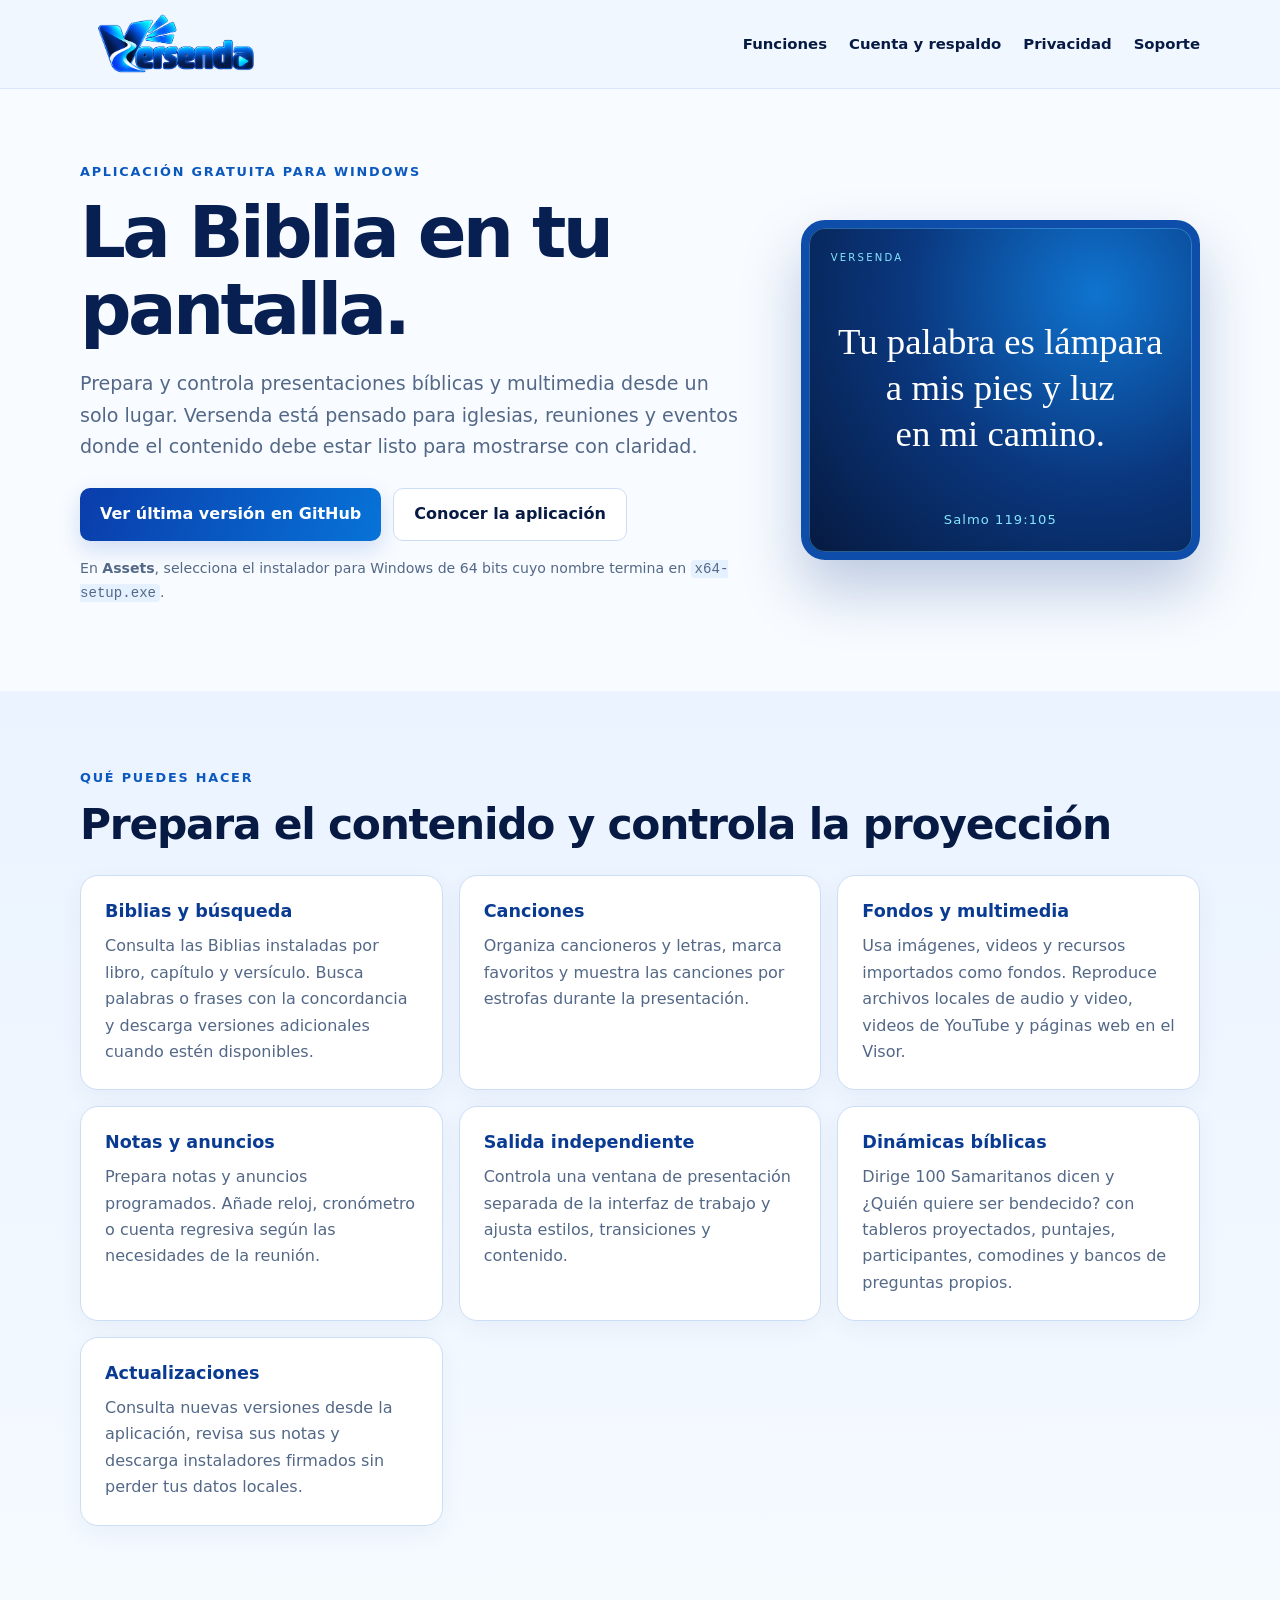
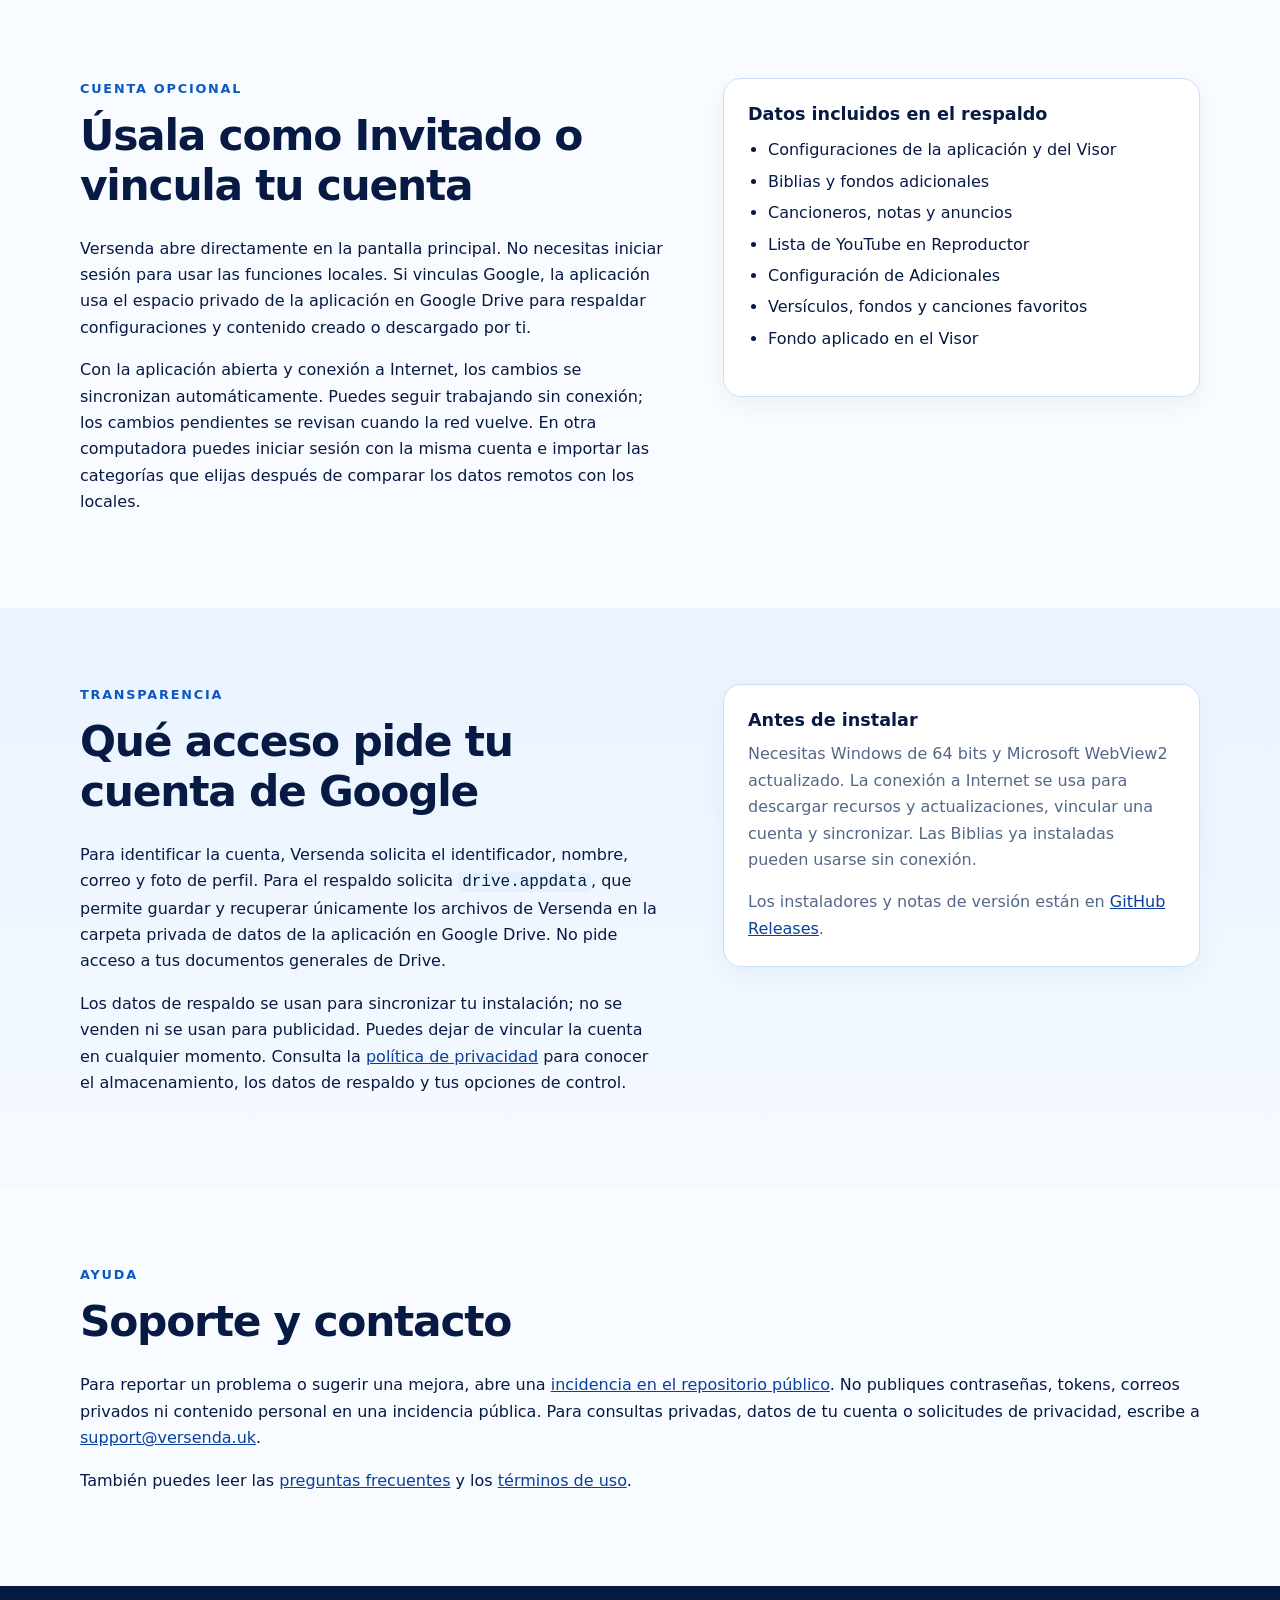
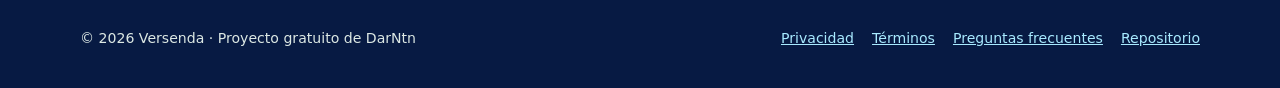
<file: index.html>
﻿<!doctype html>
<html lang="es">
  <head>
    <meta charset="utf-8" />
    <meta name="viewport" content="width=device-width, initial-scale=1" />
    <meta
      name="description"
      content="Versenda es una aplicación gratuita de escritorio para preparar y proyectar Biblias, canciones y contenido multimedia en iglesias y reuniones."
    />
    <meta name="theme-color" content="#071a43" />
    <title>Versenda — La Biblia en tu pantalla</title>
    <link rel="icon" href="assets/versenda-icon.png" />
    <link rel="stylesheet" href="styles.css" />
    <link rel="stylesheet" href="brand.css" />
  </head>
  <body>
    <a class="skip-link" href="#contenido">Saltar al contenido</a>
    <header class="site-header">
      <nav class="container nav" aria-label="Navegación principal">
        <a class="brand" href="./" aria-label="Versenda, inicio"
          ><img
            src="assets/versenda-logo.png"
            width="180"
            height="60"
            alt="Versenda"
        /></a>
        <div class="nav-links">
          <a href="#funciones">Funciones</a
          ><a href="#cuenta">Cuenta y respaldo</a
          ><a href="privacidad.html">Privacidad</a
          ><a href="#soporte">Soporte</a>
        </div>
      </nav>
    </header>
    <main id="contenido">
      <section class="hero container">
        <div>
          <p class="eyebrow">Aplicación gratuita para Windows</p>
          <h1>La Biblia en tu pantalla.</h1>
          <p class="lead">
            Prepara y controla presentaciones bíblicas y multimedia desde un
            solo lugar. Versenda está pensado para iglesias, reuniones y eventos
            donde el contenido debe estar listo para mostrarse con claridad.
          </p>
          <div class="actions">
            <a
              class="button button-primary"
              href="https://github.com/DarNtn/versenda-releases/releases/latest"
              >Ver última versión en GitHub</a
            ><a class="button button-secondary" href="#funciones"
              >Conocer la aplicación</a
            >
          </div>
          <p class="micro">
            En <strong>Assets</strong>, selecciona el instalador para Windows de
            64 bits cuyo nombre termina en <code>x64-setup.exe</code>.
          </p>
        </div>
        <div class="hero-art" aria-hidden="true">
          <span class="screen-top">VERSENDA</span
          ><span class="verse"
            >Tu palabra es lámpara<br />
            a mis pies y luz<br />
            en mi camino.</span
          ><span class="screen-bottom">Salmo 119:105</span>
        </div>
      </section>
      <section class="band" id="funciones">
        <div class="container section-space">
          <p class="eyebrow">Qué puedes hacer</p>
          <h2>Prepara el contenido y controla la proyección</h2>
          <div class="grid">
            <article class="card">
              <h3>Biblias y búsqueda</h3>
              <p>
                Consulta las Biblias instaladas por libro, capítulo y versículo.
                Busca palabras o frases con la concordancia y descarga versiones
                adicionales cuando estén disponibles.
              </p>
            </article>
            <article class="card">
              <h3>Canciones</h3>
              <p>
                Organiza cancioneros y letras, marca favoritos y muestra las
                canciones por estrofas durante la presentación.
              </p>
            </article>
            <article class="card">
              <h3>Fondos y multimedia</h3>
              <p>
                Usa imágenes, videos y recursos importados como fondos.
                Reproduce archivos locales de audio y video, videos de YouTube y
                páginas web en el Visor.
              </p>
            </article>
            <article class="card">
              <h3>Notas y anuncios</h3>
              <p>
                Prepara notas y anuncios programados. Añade reloj, cronómetro o
                cuenta regresiva según las necesidades de la reunión.
              </p>
            </article>
            <article class="card">
              <h3>Salida independiente</h3>
              <p>
                Controla una ventana de presentación separada de la interfaz de
                trabajo y ajusta estilos, transiciones y contenido.
              </p>
            </article>
            <article class="card">
              <h3>Dinámicas bíblicas</h3>
              <p>
                Dirige 100 Samaritanos dicen y ¿Quién quiere ser bendecido? con
                tableros proyectados, puntajes, participantes, comodines y
                bancos de preguntas propios.
              </p>
            </article>
            <article class="card">
              <h3>Actualizaciones</h3>
              <p>
                Consulta nuevas versiones desde la aplicación, revisa sus notas
                y descarga instaladores firmados sin perder tus datos locales.
              </p>
            </article>
          </div>
        </div>
      </section>
      <section class="container section-space" id="cuenta">
        <div class="split">
          <div>
            <p class="eyebrow">Cuenta opcional</p>
            <h2>Úsala como Invitado o vincula tu cuenta</h2>
            <p>
              Versenda abre directamente en la pantalla principal. No necesitas
              iniciar sesión para usar las funciones locales. Si vinculas
              Google, la aplicación usa el espacio privado de la aplicación en
              Google Drive para respaldar configuraciones y contenido creado o
              descargado por ti.
            </p>
            <p>
              Con la aplicación abierta y conexión a Internet, los cambios se
              sincronizan automáticamente. Puedes seguir trabajando sin
              conexión; los cambios pendientes se revisan cuando la red vuelve.
              En otra computadora puedes iniciar sesión con la misma cuenta e
              importar las categorías que elijas después de comparar los datos
              remotos con los locales.
            </p>
          </div>
          <div class="info-panel">
            <h3>Datos incluidos en el respaldo</h3>
            <ul>
              <li>Configuraciones de la aplicación y del Visor</li>
              <li>Biblias y fondos adicionales</li>
              <li>Cancioneros, notas y anuncios</li>
              <li>Lista de YouTube en Reproductor</li>
              <li>Configuración de Adicionales</li>
              <li>Versículos, fondos y canciones favoritos</li>
              <li>Fondo aplicado en el Visor</li>
            </ul>
          </div>
        </div>
      </section>
      <section class="band">
        <div class="container section-space split">
          <div>
            <p class="eyebrow">Transparencia</p>
            <h2>Qué acceso pide tu cuenta de Google</h2>
            <p>
              Para identificar la cuenta, Versenda solicita el identificador,
              nombre, correo y foto de perfil. Para el respaldo solicita
              <code>drive.appdata</code>, que permite guardar y recuperar
              únicamente los archivos de Versenda en la carpeta privada de datos
              de la aplicación en Google Drive. No pide acceso a tus documentos
              generales de Drive.
            </p>
            <p>
              Los datos de respaldo se usan para sincronizar tu instalación; no
              se venden ni se usan para publicidad. Puedes dejar de vincular la
              cuenta en cualquier momento. Consulta la
              <a href="privacidad.html">política de privacidad</a> para conocer
              el almacenamiento, los datos de respaldo y tus opciones de
              control.
            </p>
          </div>
          <div class="info-panel">
            <h3>Antes de instalar</h3>
            <p>
              Necesitas Windows de 64 bits y Microsoft WebView2 actualizado. La
              conexión a Internet se usa para descargar recursos y
              actualizaciones, vincular una cuenta y sincronizar. Las Biblias ya
              instaladas pueden usarse sin conexión.
            </p>
            <p>
              Los instaladores y notas de versión están en
              <a href="https://github.com/DarNtn/versenda-releases/releases"
                >GitHub Releases</a
              >.
            </p>
          </div>
        </div>
      </section>
      <section class="container section-space" id="soporte">
        <p class="eyebrow">Ayuda</p>
        <h2>Soporte y contacto</h2>
        <p>
          Para reportar un problema o sugerir una mejora, abre una
          <a href="https://github.com/DarNtn/versenda-releases/issues"
            >incidencia en el repositorio público</a
          >. No publiques contraseñas, tokens, correos privados ni contenido
          personal en una incidencia pública. Para consultas privadas, datos de
          tu cuenta o solicitudes de privacidad, escribe a
          <a href="mailto:support@versenda.uk">support@versenda.uk</a>.
        </p>
        <p>
          También puedes leer las
          <a href="preguntas-frecuentes.html">preguntas frecuentes</a> y los
          <a href="terminos.html">términos de uso</a>.
        </p>
      </section>
    </main>
    <footer class="site-footer">
      <div class="container footer-inner">
        <span>© 2026 Versenda · Proyecto gratuito de DarNtn</span>
        <div>
          <a href="privacidad.html">Privacidad</a
          ><a href="terminos.html">Términos</a
          ><a href="preguntas-frecuentes.html">Preguntas frecuentes</a
          ><a href="https://github.com/DarNtn/versenda-releases">Repositorio</a>
        </div>
      </div>
    </footer>
  </body>
</html>
</file>
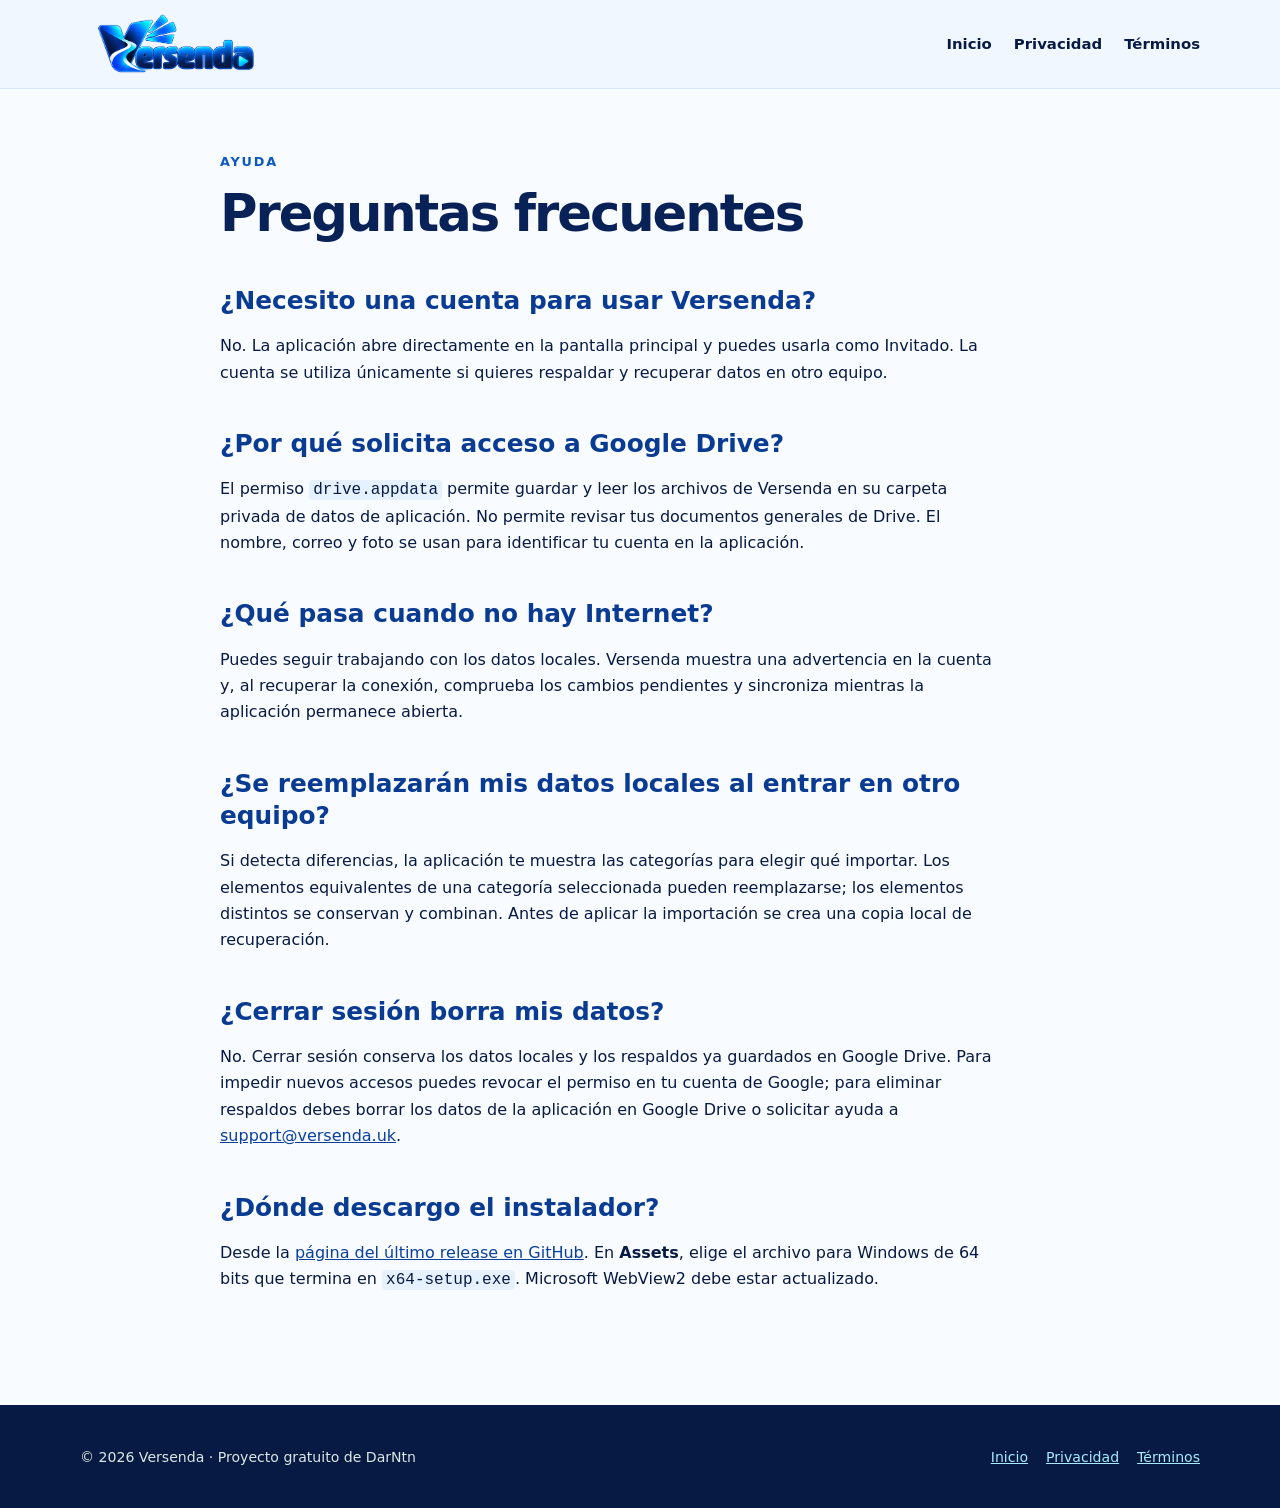
<file: preguntas-frecuentes.html>
﻿<!doctype html>
<html lang="es">
  <head>
    <meta charset="utf-8" />
    <meta name="viewport" content="width=device-width, initial-scale=1" />
    <meta
      name="description"
      content="Respuestas sobre instalación, cuenta opcional, permisos de Google, sincronización y privacidad de Versenda."
    />
    <meta name="theme-color" content="#071a43" />
    <title>Preguntas frecuentes — Versenda</title>
    <link rel="icon" href="assets/versenda-icon.png" />
    <link rel="stylesheet" href="styles.css" />
    <link rel="stylesheet" href="brand.css" />
  </head>
  <body>
    <a class="skip-link" href="#contenido">Saltar al contenido</a>
    <header class="site-header">
      <nav class="container nav" aria-label="Navegación principal">
        <a class="brand" href="./"
          ><img
            src="assets/versenda-logo.png"
            width="180"
            height="60"
            alt="Versenda"
        /></a>
        <div class="nav-links">
          <a href="./">Inicio</a><a href="privacidad.html">Privacidad</a
          ><a href="terminos.html">Términos</a>
        </div>
      </nav>
    </header>
    <main id="contenido" class="container article">
      <p class="eyebrow">Ayuda</p>
      <h1>Preguntas frecuentes</h1>
      <h2>¿Necesito una cuenta para usar Versenda?</h2>
      <p>
        No. La aplicación abre directamente en la pantalla principal y puedes
        usarla como Invitado. La cuenta se utiliza únicamente si quieres
        respaldar y recuperar datos en otro equipo.
      </p>
      <h2>¿Por qué solicita acceso a Google Drive?</h2>
      <p>
        El permiso <code>drive.appdata</code> permite guardar y leer los
        archivos de Versenda en su carpeta privada de datos de aplicación. No
        permite revisar tus documentos generales de Drive. El nombre, correo y
        foto se usan para identificar tu cuenta en la aplicación.
      </p>
      <h2>¿Qué pasa cuando no hay Internet?</h2>
      <p>
        Puedes seguir trabajando con los datos locales. Versenda muestra una
        advertencia en la cuenta y, al recuperar la conexión, comprueba los
        cambios pendientes y sincroniza mientras la aplicación permanece
        abierta.
      </p>
      <h2>¿Se reemplazarán mis datos locales al entrar en otro equipo?</h2>
      <p>
        Si detecta diferencias, la aplicación te muestra las categorías para
        elegir qué importar. Los elementos equivalentes de una categoría
        seleccionada pueden reemplazarse; los elementos distintos se conservan y
        combinan. Antes de aplicar la importación se crea una copia local de
        recuperación.
      </p>
      <h2>¿Cerrar sesión borra mis datos?</h2>
      <p>
        No. Cerrar sesión conserva los datos locales y los respaldos ya
        guardados en Google Drive. Para impedir nuevos accesos puedes revocar el
        permiso en tu cuenta de Google; para eliminar respaldos debes borrar los
        datos de la aplicación en Google Drive o solicitar ayuda a
        <a href="mailto:support@versenda.uk">support@versenda.uk</a>.
      </p>
      <h2>¿Dónde descargo el instalador?</h2>
      <p>
        Desde la
        <a href="https://github.com/DarNtn/versenda-releases/releases/latest"
          >página del último release en GitHub</a
        >. En <strong>Assets</strong>, elige el archivo para Windows de 64 bits
        que termina en <code>x64-setup.exe</code>. Microsoft WebView2 debe estar
        actualizado.
      </p>
    </main>
    <footer class="site-footer">
      <div class="container footer-inner">
        <span>© 2026 Versenda · Proyecto gratuito de DarNtn</span>
        <div>
          <a href="./">Inicio</a><a href="privacidad.html">Privacidad</a
          ><a href="terminos.html">Términos</a>
        </div>
      </div>
    </footer>
  </body>
</html>
</file>
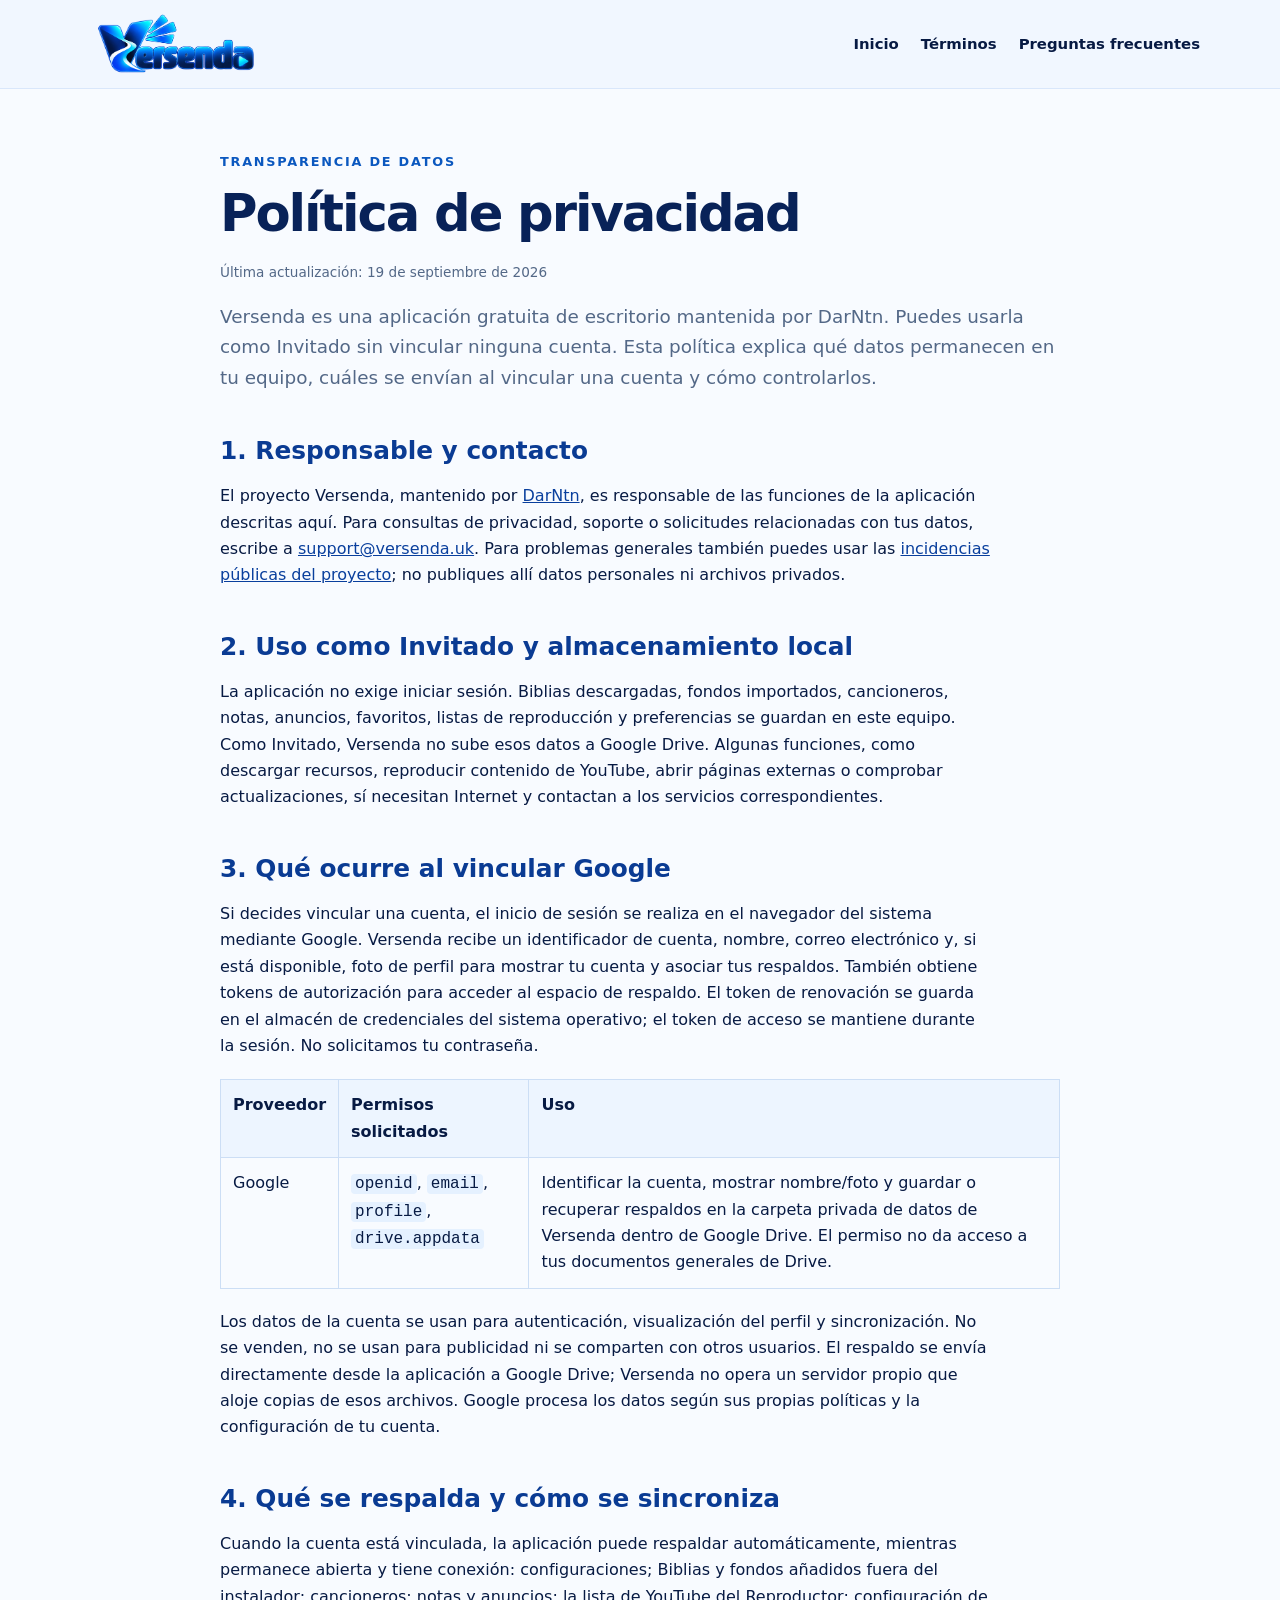
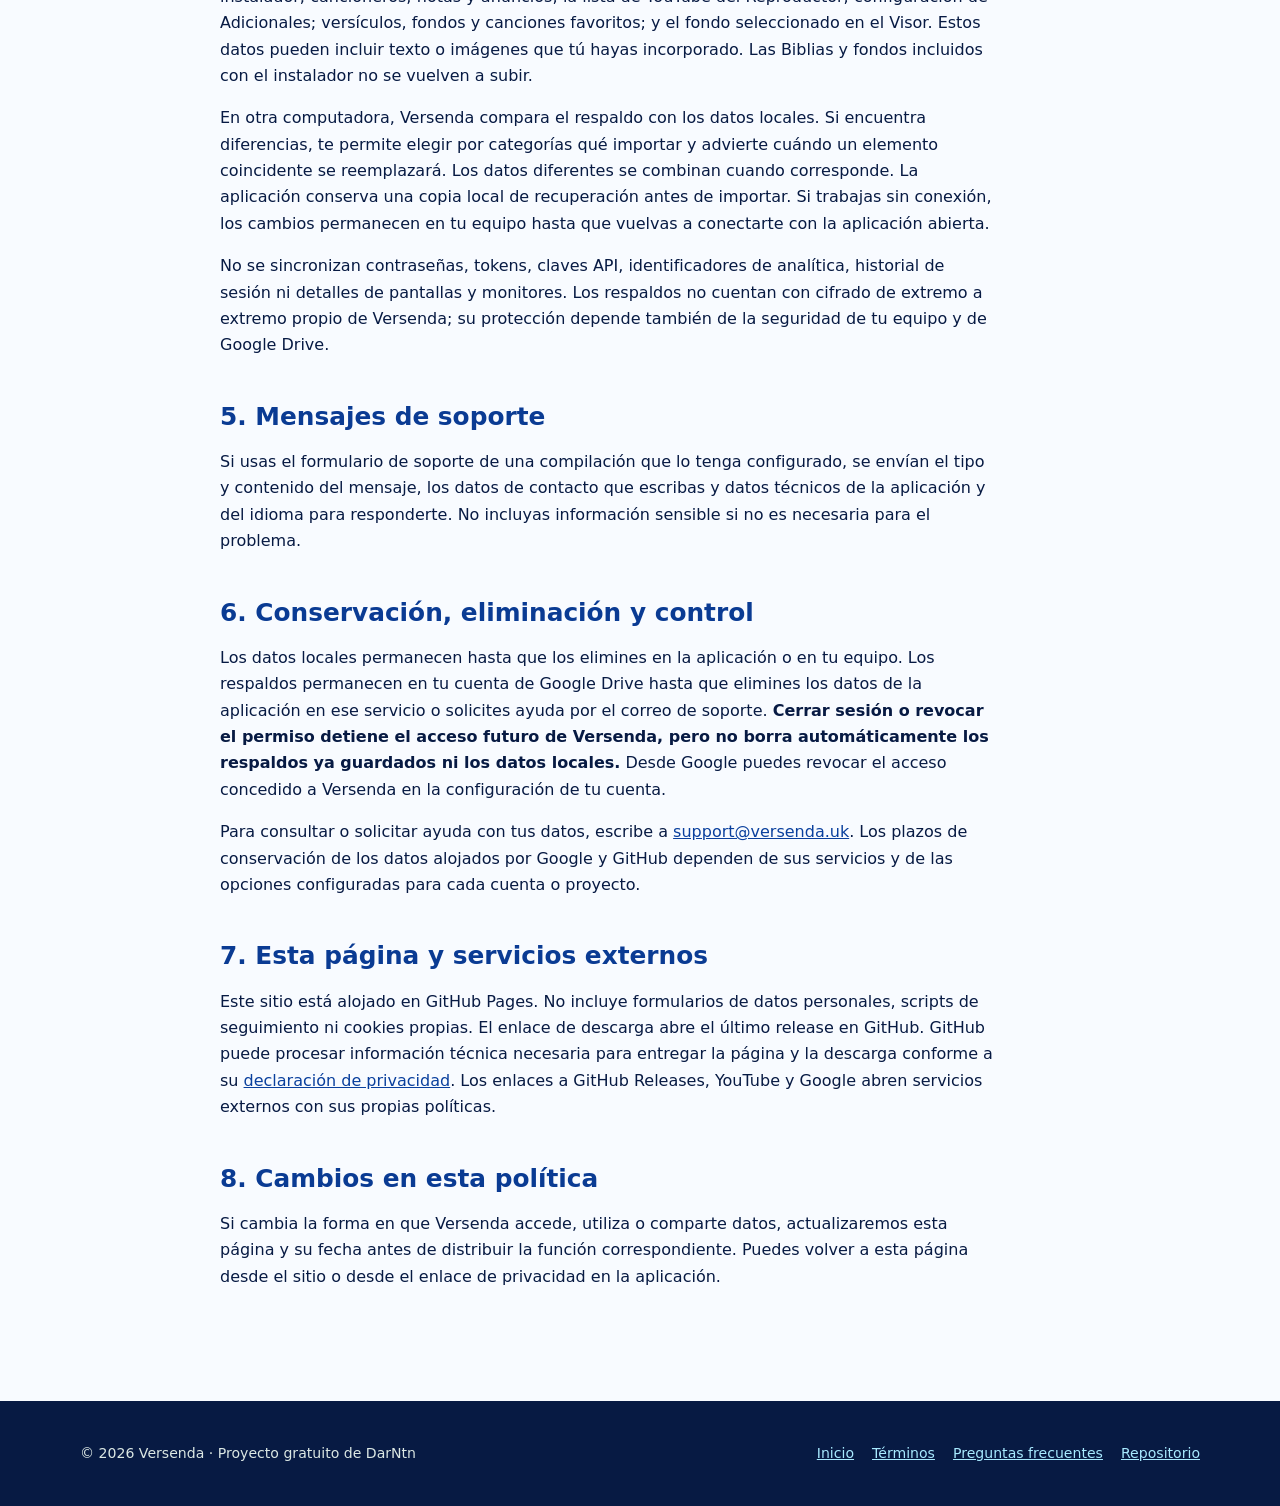
<file: privacidad.html>
﻿<!doctype html>
<html lang="es">
  <head>
    <meta charset="utf-8" />
    <meta name="viewport" content="width=device-width, initial-scale=1" />
    <meta
      name="description"
      content="Política de privacidad de Versenda: datos locales, cuenta Google, respaldos y control de datos."
    />
    <meta name="theme-color" content="#071a43" />
    <title>Política de privacidad — Versenda</title>
    <link rel="icon" href="assets/versenda-icon.png" />
    <link rel="stylesheet" href="styles.css" />
    <link rel="stylesheet" href="brand.css" />
  </head>
  <body>
    <a class="skip-link" href="#contenido">Saltar al contenido</a>
    <header class="site-header">
      <nav class="container nav" aria-label="Navegación principal">
        <a class="brand" href="./"
          ><img
            src="assets/versenda-logo.png"
            width="180"
            height="60"
            alt="Versenda"
        /></a>
        <div class="nav-links">
          <a href="./">Inicio</a><a href="terminos.html">Términos</a
          ><a href="preguntas-frecuentes.html">Preguntas frecuentes</a>
        </div>
      </nav>
    </header>
    <main id="contenido" class="container article">
      <p class="eyebrow">Transparencia de datos</p>
      <h1>Política de privacidad</h1>
      <p class="updated">Última actualización: 19 de septiembre de 2026</p>
      <p class="intro">
        Versenda es una aplicación gratuita de escritorio mantenida por DarNtn.
        Puedes usarla como Invitado sin vincular ninguna cuenta. Esta política
        explica qué datos permanecen en tu equipo, cuáles se envían al vincular
        una cuenta y cómo controlarlos.
      </p>

      <h2>1. Responsable y contacto</h2>
      <p>
        El proyecto Versenda, mantenido por
        <a href="https://github.com/DarNtn">DarNtn</a>, es responsable de las
        funciones de la aplicación descritas aquí. Para consultas de privacidad,
        soporte o solicitudes relacionadas con tus datos, escribe a
        <a href="mailto:support@versenda.uk">support@versenda.uk</a>. Para
        problemas generales también puedes usar las
        <a href="https://github.com/DarNtn/versenda-releases/issues"
          >incidencias públicas del proyecto</a
        >; no publiques allí datos personales ni archivos privados.
      </p>

      <h2>2. Uso como Invitado y almacenamiento local</h2>
      <p>
        La aplicación no exige iniciar sesión. Biblias descargadas, fondos
        importados, cancioneros, notas, anuncios, favoritos, listas de
        reproducción y preferencias se guardan en este equipo. Como Invitado,
        Versenda no sube esos datos a Google Drive. Algunas funciones, como
        descargar recursos, reproducir contenido de YouTube, abrir páginas
        externas o comprobar actualizaciones, sí necesitan Internet y contactan
        a los servicios correspondientes.
      </p>

      <h2>3. Qué ocurre al vincular Google</h2>
      <p>
        Si decides vincular una cuenta, el inicio de sesión se realiza en el
        navegador del sistema mediante Google. Versenda recibe un identificador
        de cuenta, nombre, correo electrónico y, si está disponible, foto de
        perfil para mostrar tu cuenta y asociar tus respaldos. También obtiene
        tokens de autorización para acceder al espacio de respaldo. El token de
        renovación se guarda en el almacén de credenciales del sistema
        operativo; el token de acceso se mantiene durante la sesión. No
        solicitamos tu contraseña.
      </p>
      <table>
        <thead>
          <tr>
            <th>Proveedor</th>
            <th>Permisos solicitados</th>
            <th>Uso</th>
          </tr>
        </thead>
        <tbody>
          <tr>
            <td>Google</td>
            <td>
              <code>openid</code>, <code>email</code>, <code>profile</code>,
              <code>drive.appdata</code>
            </td>
            <td>
              Identificar la cuenta, mostrar nombre/foto y guardar o recuperar
              respaldos en la carpeta privada de datos de Versenda dentro de
              Google Drive. El permiso no da acceso a tus documentos generales
              de Drive.
            </td>
          </tr>
        </tbody>
      </table>
      <p>
        Los datos de la cuenta se usan para autenticación, visualización del
        perfil y sincronización. No se venden, no se usan para publicidad ni se
        comparten con otros usuarios. El respaldo se envía directamente desde la
        aplicación a Google Drive; Versenda no opera un servidor propio que
        aloje copias de esos archivos. Google procesa los datos según sus
        propias políticas y la configuración de tu cuenta.
      </p>

      <h2>4. Qué se respalda y cómo se sincroniza</h2>
      <p>
        Cuando la cuenta está vinculada, la aplicación puede respaldar
        automáticamente, mientras permanece abierta y tiene conexión:
        configuraciones; Biblias y fondos añadidos fuera del instalador;
        cancioneros; notas y anuncios; la lista de YouTube del Reproductor;
        configuración de Adicionales; versículos, fondos y canciones favoritos;
        y el fondo seleccionado en el Visor. Estos datos pueden incluir texto o
        imágenes que tú hayas incorporado. Las Biblias y fondos incluidos con el
        instalador no se vuelven a subir.
      </p>
      <p>
        En otra computadora, Versenda compara el respaldo con los datos locales.
        Si encuentra diferencias, te permite elegir por categorías qué importar
        y advierte cuándo un elemento coincidente se reemplazará. Los datos
        diferentes se combinan cuando corresponde. La aplicación conserva una
        copia local de recuperación antes de importar. Si trabajas sin conexión,
        los cambios permanecen en tu equipo hasta que vuelvas a conectarte con
        la aplicación abierta.
      </p>
      <p>
        No se sincronizan contraseñas, tokens, claves API, identificadores de
        analítica, historial de sesión ni detalles de pantallas y monitores. Los
        respaldos no cuentan con cifrado de extremo a extremo propio de
        Versenda; su protección depende también de la seguridad de tu equipo y
        de Google Drive.
      </p>

      <h2>5. Mensajes de soporte</h2>
      <p>
        Si usas el formulario de soporte de una compilación que lo tenga
        configurado, se envían el tipo y contenido del mensaje, los datos de
        contacto que escribas y datos técnicos de la aplicación y del idioma
        para responderte. No incluyas información sensible si no es necesaria
        para el problema.
      </p>

      <h2>6. Conservación, eliminación y control</h2>
      <p>
        Los datos locales permanecen hasta que los elimines en la aplicación o
        en tu equipo. Los respaldos permanecen en tu cuenta de Google Drive
        hasta que elimines los datos de la aplicación en ese servicio o
        solicites ayuda por el correo de soporte.
        <strong
          >Cerrar sesión o revocar el permiso detiene el acceso futuro de
          Versenda, pero no borra automáticamente los respaldos ya guardados ni
          los datos locales.</strong
        >
        Desde Google puedes revocar el acceso concedido a Versenda en la
        configuración de tu cuenta.
      </p>
      <p>
        Para consultar o solicitar ayuda con tus datos, escribe a
        <a href="mailto:support@versenda.uk">support@versenda.uk</a>. Los plazos
        de conservación de los datos alojados por Google y GitHub dependen de
        sus servicios y de las opciones configuradas para cada cuenta o
        proyecto.
      </p>

      <h2>7. Esta página y servicios externos</h2>
      <p>
        Este sitio está alojado en GitHub Pages. No incluye formularios de datos
        personales, scripts de seguimiento ni cookies propias. El enlace de
        descarga abre el último release en GitHub. GitHub puede procesar
        información técnica necesaria para entregar la página y la descarga
        conforme a su
        <a
          href="https://docs.github.com/en/site-policy/privacy-policies/github-general-privacy-statement"
          >declaración de privacidad</a
        >. Los enlaces a GitHub Releases, YouTube y Google abren servicios
        externos con sus propias políticas.
      </p>

      <h2>8. Cambios en esta política</h2>
      <p>
        Si cambia la forma en que Versenda accede, utiliza o comparte datos,
        actualizaremos esta página y su fecha antes de distribuir la función
        correspondiente. Puedes volver a esta página desde el sitio o desde el
        enlace de privacidad en la aplicación.
      </p>
    </main>
    <footer class="site-footer">
      <div class="container footer-inner">
        <span>© 2026 Versenda · Proyecto gratuito de DarNtn</span>
        <div>
          <a href="./">Inicio</a><a href="terminos.html">Términos</a
          ><a href="preguntas-frecuentes.html">Preguntas frecuentes</a
          ><a href="https://github.com/DarNtn/versenda-releases">Repositorio</a>
        </div>
      </div>
    </footer>
  </body>
</html>
</file>
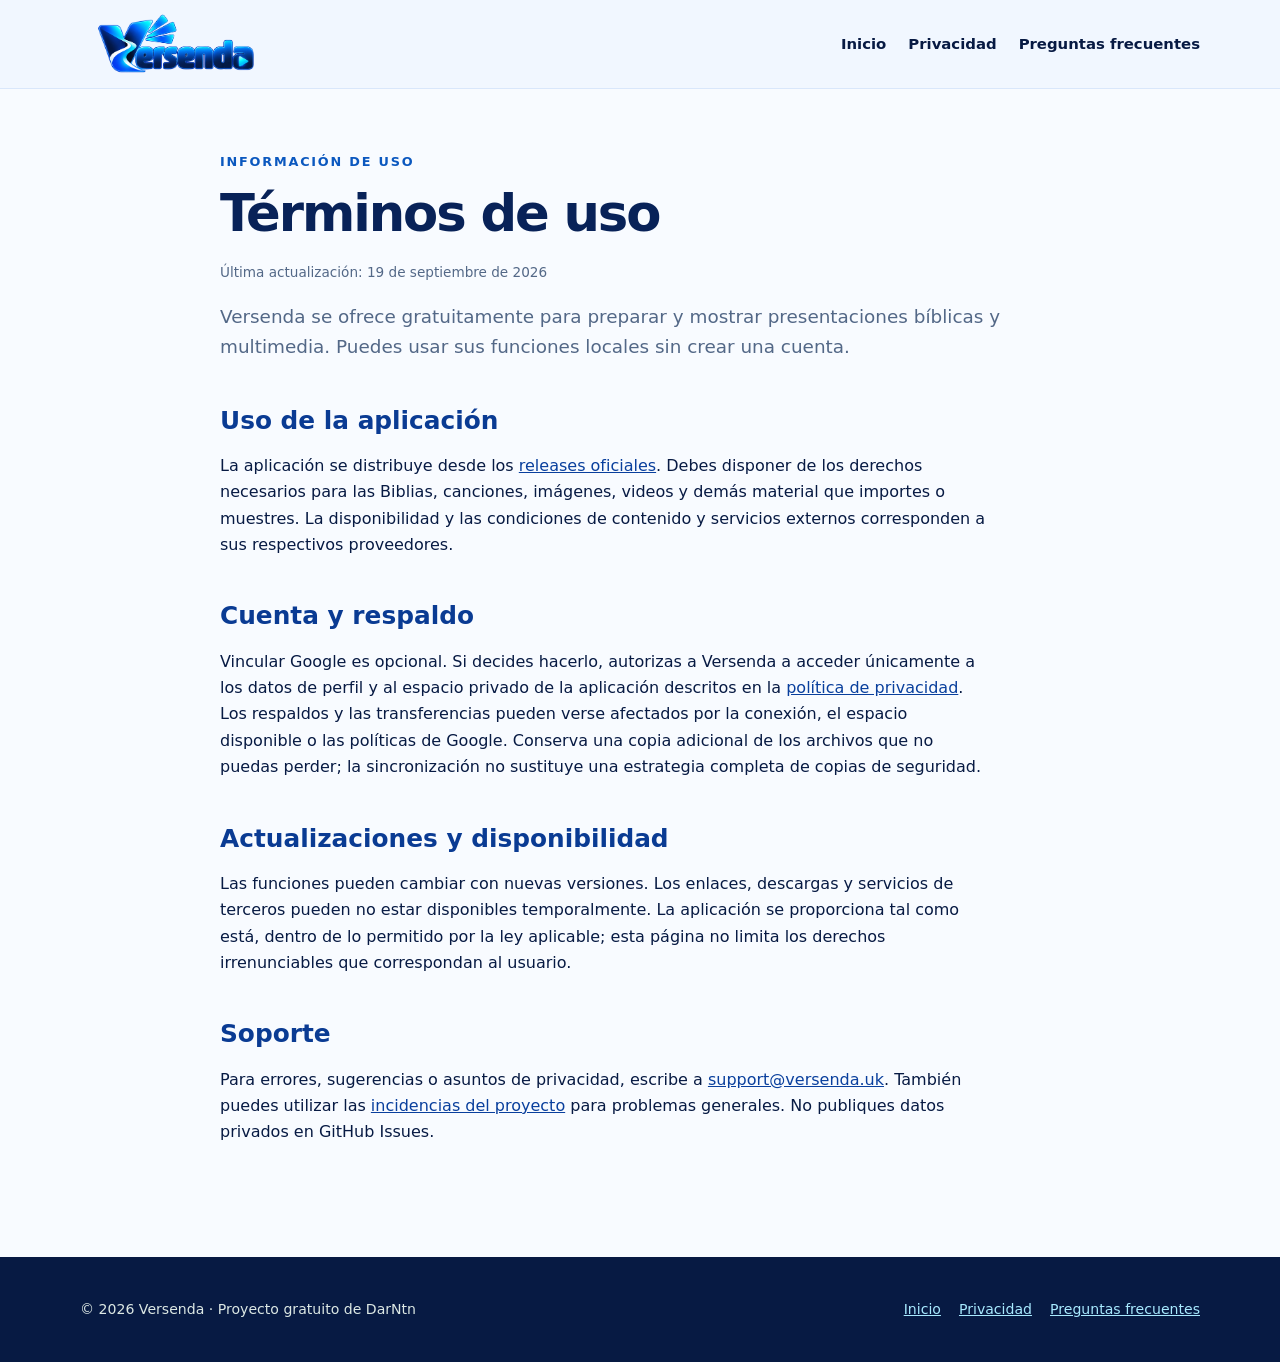
<file: terminos.html>
﻿<!doctype html>
<html lang="es">
  <head>
    <meta charset="utf-8" />
    <meta name="viewport" content="width=device-width, initial-scale=1" />
    <meta
      name="description"
      content="Términos de uso de Versenda, aplicación gratuita para presentaciones bíblicas y multimedia."
    />
    <meta name="theme-color" content="#071a43" />
    <title>Términos de uso — Versenda</title>
    <link rel="icon" href="assets/versenda-icon.png" />
    <link rel="stylesheet" href="styles.css" />
    <link rel="stylesheet" href="brand.css" />
  </head>
  <body>
    <a class="skip-link" href="#contenido">Saltar al contenido</a>
    <header class="site-header">
      <nav class="container nav" aria-label="Navegación principal">
        <a class="brand" href="./"
          ><img
            src="assets/versenda-logo.png"
            width="180"
            height="60"
            alt="Versenda"
        /></a>
        <div class="nav-links">
          <a href="./">Inicio</a><a href="privacidad.html">Privacidad</a
          ><a href="preguntas-frecuentes.html">Preguntas frecuentes</a>
        </div>
      </nav>
    </header>
    <main id="contenido" class="container article">
      <p class="eyebrow">Información de uso</p>
      <h1>Términos de uso</h1>
      <p class="updated">Última actualización: 19 de septiembre de 2026</p>
      <p class="intro">
        Versenda se ofrece gratuitamente para preparar y mostrar presentaciones
        bíblicas y multimedia. Puedes usar sus funciones locales sin crear una
        cuenta.
      </p>
      <h2>Uso de la aplicación</h2>
      <p>
        La aplicación se distribuye desde los
        <a href="https://github.com/DarNtn/versenda-releases/releases"
          >releases oficiales</a
        >. Debes disponer de los derechos necesarios para las Biblias,
        canciones, imágenes, videos y demás material que importes o muestres. La
        disponibilidad y las condiciones de contenido y servicios externos
        corresponden a sus respectivos proveedores.
      </p>
      <h2>Cuenta y respaldo</h2>
      <p>
        Vincular Google es opcional. Si decides hacerlo, autorizas a Versenda a
        acceder únicamente a los datos de perfil y al espacio privado de la
        aplicación descritos en la
        <a href="privacidad.html">política de privacidad</a>. Los respaldos y
        las transferencias pueden verse afectados por la conexión, el espacio
        disponible o las políticas de Google. Conserva una copia adicional de
        los archivos que no puedas perder; la sincronización no sustituye una
        estrategia completa de copias de seguridad.
      </p>
      <h2>Actualizaciones y disponibilidad</h2>
      <p>
        Las funciones pueden cambiar con nuevas versiones. Los enlaces,
        descargas y servicios de terceros pueden no estar disponibles
        temporalmente. La aplicación se proporciona tal como está, dentro de lo
        permitido por la ley aplicable; esta página no limita los derechos
        irrenunciables que correspondan al usuario.
      </p>
      <h2>Soporte</h2>
      <p>
        Para errores, sugerencias o asuntos de privacidad, escribe a
        <a href="mailto:support@versenda.uk">support@versenda.uk</a>. También
        puedes utilizar las
        <a href="https://github.com/DarNtn/versenda-releases/issues"
          >incidencias del proyecto</a
        >
        para problemas generales. No publiques datos privados en GitHub Issues.
      </p>
    </main>
    <footer class="site-footer">
      <div class="container footer-inner">
        <span>© 2026 Versenda · Proyecto gratuito de DarNtn</span>
        <div>
          <a href="./">Inicio</a><a href="privacidad.html">Privacidad</a
          ><a href="preguntas-frecuentes.html">Preguntas frecuentes</a>
        </div>
      </div>
    </footer>
  </body>
</html>
</file>
<file: styles.css>
:root{color-scheme:light;--ink:#182938;--muted:#546475;--line:#d9e3e9;--bg:#f7f9f8;--deep:#152333;--green:#167b5a;--green-dark:#0b5f45;--white:#fff}*{box-sizing:border-box}html{scroll-behavior:smooth}body{margin:0;background:var(--white);color:var(--ink);font:16px/1.65 system-ui,-apple-system,"Segoe UI",sans-serif}a{color:var(--green-dark)}a:hover{text-decoration-thickness:2px}a:focus-visible,button:focus-visible{outline:3px solid #e09e38;outline-offset:4px}.container{width:min(1120px,calc(100% - 40px));margin-inline:auto}.skip-link{position:absolute;left:12px;top:-60px;z-index:10;background:var(--white);padding:8px}.skip-link:focus{top:12px}.site-header{background:var(--deep);color:var(--white)}.nav{min-height:76px;display:flex;justify-content:space-between;align-items:center;gap:28px}.brand{display:inline-flex;align-items:center;gap:12px;color:var(--white);font-weight:750;font-size:1.1rem;text-decoration:none;white-space:nowrap}.brand img{object-fit:contain}.nav-links{display:flex;flex-wrap:wrap;gap:22px}.nav-links a{color:#e8f2ef;text-decoration:none;font-size:.93rem}.nav-links a:hover{text-decoration:underline}.hero{min-height:520px;display:grid;grid-template-columns:1.25fr .75fr;align-items:center;gap:55px;padding-block:72px}.eyebrow{text-transform:uppercase;letter-spacing:.14em;color:var(--green-dark);font-size:.8rem;font-weight:800;margin:0 0 12px}.hero h1{font-size:clamp(2.65rem,6vw,4.5rem);line-height:1.07;letter-spacing:-.05em;margin:0 0 20px}.lead{font-size:1.19rem;color:var(--muted);max-width:60ch;margin-bottom:26px}.actions{display:flex;flex-wrap:wrap;gap:12px;margin-bottom:16px}.button{display:inline-flex;align-items:center;justify-content:center;padding:12px 20px;border-radius:10px;text-decoration:none;font-weight:700}.button-primary{background:var(--green);color:var(--white)}.button-primary:hover{background:var(--green-dark)}.button-secondary{border:1px solid var(--line);color:var(--ink)}.micro,.small{font-size:.88rem;color:var(--muted)}.hero-art{height:340px;border:12px solid #24374b;border-radius:22px;background:radial-gradient(circle at 70% 25%,#547a83 0,#24485c 40%,#122436 86%);box-shadow:0 28px 55px #1b354135;display:flex;flex-direction:column;align-items:center;justify-content:space-between;padding:22px;text-align:center;color:var(--white)}.screen-top{align-self:flex-start;letter-spacing:.22em;font-size:.63rem;color:#c5e5da}.verse{font:clamp(1.4rem,3vw,2.3rem)/1.25 Georgia,serif}.screen-bottom{font-size:.82rem;letter-spacing:.08em;color:#c5e5da}.band{background:var(--bg)}.section-space{padding-block:76px}.section-space h2{font-size:clamp(1.9rem,4vw,2.65rem);line-height:1.18;letter-spacing:-.03em;margin:0 0 25px}.section-space h3{font-size:1.1rem;line-height:1.3;margin:0 0 10px}.grid{display:grid;grid-template-columns:repeat(3,1fr);gap:16px}.card,.info-panel{border:1px solid var(--line);border-radius:16px;background:var(--white);padding:24px}.card p,.info-panel p{margin:0;color:var(--muted)}.info-panel p+p{margin-top:14px}.split{display:grid;grid-template-columns:1.1fr .9fr;gap:60px;align-items:start}.split p{max-width:67ch}.split p+p{margin-top:16px}.info-panel ul{padding-left:20px;margin:12px 0 20px}.info-panel li+li{margin-top:5px}.site-footer{background:var(--deep);color:#dce8e4}.footer-inner{min-height:105px;display:flex;align-items:center;justify-content:space-between;gap:20px;font-size:.88rem}.footer-inner div{display:flex;gap:18px;flex-wrap:wrap}.site-footer a{color:#e8f2ef}.article{max-width:840px;padding-block:62px 95px}.article h1{font-size:clamp(2.2rem,5vw,3.2rem);line-height:1.15;letter-spacing:-.04em;margin:0 0 18px}.article h2{font-size:1.55rem;line-height:1.3;margin:42px 0 12px}.article h3{font-size:1.13rem;margin:27px 0 8px}.article p,.article li{max-width:76ch}.article li+li{margin-top:7px}.article .intro{font-size:1.15rem;color:var(--muted)}.article .updated{font-size:.85rem;color:var(--muted)}.article code,.micro code,.split code{background:#edf3f0;border-radius:4px;padding:1px 4px;overflow-wrap:anywhere}.article table{border-collapse:collapse;width:100%;margin:20px 0}.article th,.article td{border:1px solid var(--line);padding:12px;text-align:left;vertical-align:top}.article th{background:var(--bg)}@media(max-width:780px){.nav{align-items:flex-start;flex-direction:column;padding-block:15px;gap:10px}.nav-links{gap:9px 18px}.hero,.split{grid-template-columns:1fr}.hero{padding-block:48px;gap:20px}.hero-art{max-width:470px;width:100%;height:280px}.grid{grid-template-columns:repeat(2,1fr)}.section-space{padding-block:54px}.footer-inner{padding-block:23px;flex-direction:column;align-items:flex-start}}@media(max-width:540px){.container{width:min(100% - 30px,1120px)}.grid{grid-template-columns:1fr}.nav-links{font-size:.86rem}.hero-art{height:235px}.article table{display:block;overflow-x:auto}}
</file>
<file: brand.css>
:root {
  --ink: #071a43;
  --muted: #536887;
  --line: #ccdef5;
  --bg: #edf5ff;
  --deep: #071a43;
  --green: #0b57c7;
  --green-dark: #093f9d;
}

body { background: #f8fbff; }
.site-header { background: #f1f7ff; border-bottom: 1px solid #d9e7fb; }
.nav { min-height: 88px; }
.brand { color: var(--ink); }
.brand img { width: 190px; height: auto; }
.nav-links a { color: var(--ink); font-weight: 650; }
.hero { min-height: 550px; }
.hero h1 { color: #081f51; }
.eyebrow { color: #0b58bf; }
.button-primary { background: linear-gradient(110deg, #0a3dab, #0773d8); box-shadow: 0 9px 22px #0b4bc12b; }
.button-primary:hover { background: #073b9a; }
.button-secondary { background: #fff; }
.hero-art {
  border: 8px solid #0e4da9;
  border-radius: 24px;
  background: radial-gradient(circle at 75% 20%, #0f74cf, #0a377e 49%, #061a40 100%);
  box-shadow: 0 30px 58px #0c3d8640, inset 0 0 0 1px #64c7ff60;
}
.screen-top, .screen-bottom { color: #86e6ff; }
.band { background: linear-gradient(180deg, #eaf3ff, #f5faff); }
.card, .info-panel { border-radius: 18px; box-shadow: 0 8px 24px #0a39700d; }
.card h3 { color: #0a3b93; }
.site-footer { background: #071a43; }
.site-footer a { color: #a8eaff; }
.article { background: #f8fbff; }
.article h1 { color: #082258; }
.article h2 { color: #0a3b93; }
.article code, .micro code, .split code { background: #e5f1ff; }

@media (max-width: 780px) {
  .brand img { width: 170px; }
  .hero { min-height: 0; }
}
</file>
